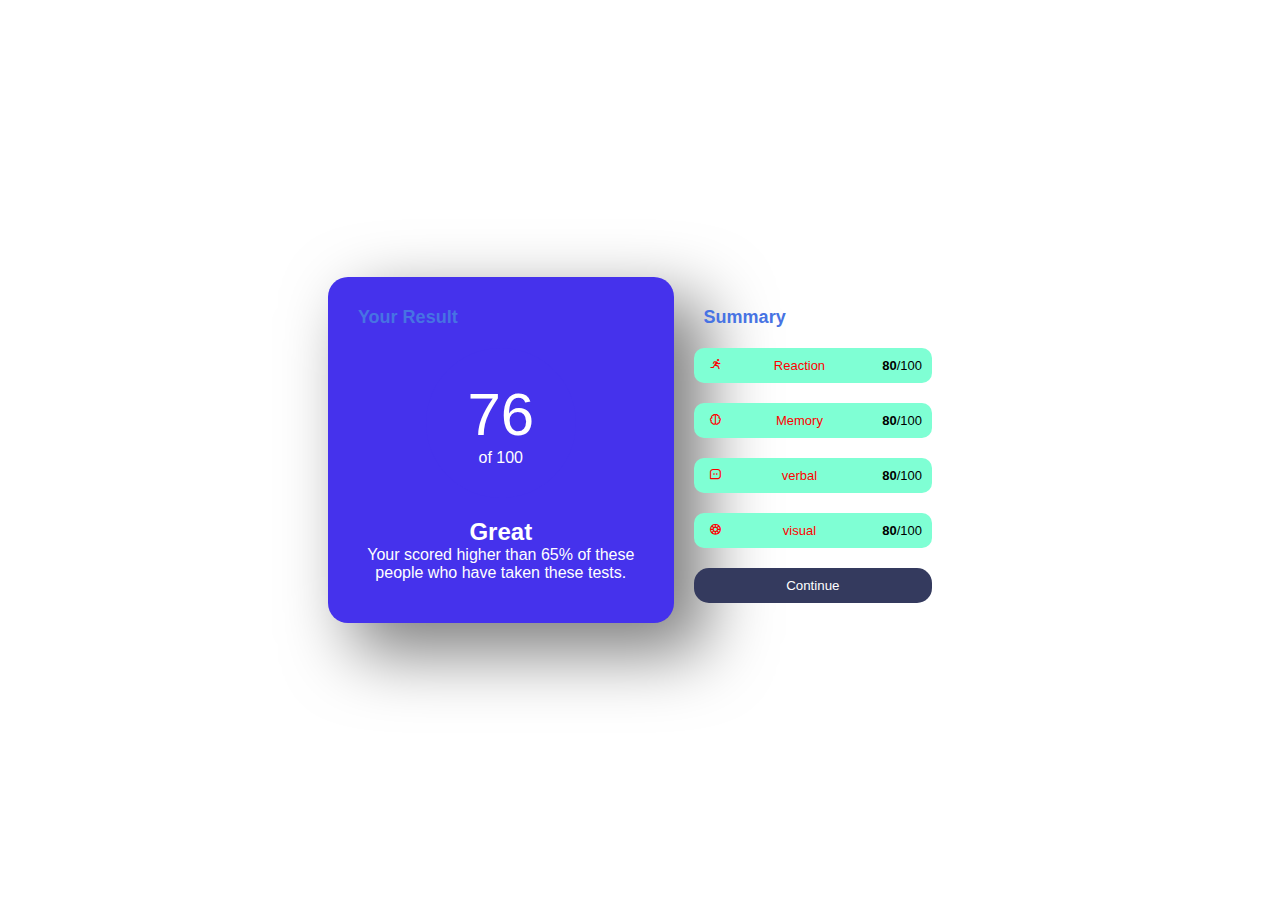
<file: clase17/index.html>
<!DOCTYPE html>
<html lang="en">
<head>
    <meta charset="UTF-8">
    <meta name="viewport" content="width=device-width, initial-scale=1.0">
    <link href='https://unpkg.com/boxicons@2.1.4/css/boxicons.min.css' rel='stylesheet'>
    <link rel="stylesheet" href="./style.css">
    <title>Ejercicio</title>
</head>
<body>
    <div class="container">
    <div class="result">
        <h3>Your Result</h3>
        <div class="reloj">
            <span>76</span>
            <p>of 100</p>

        </div>
        <div>
            <h2>Great</h2>
            <p>Your scored higher than 65% of these people who have taken these tests.</p>
        </div>
    </div>

    <div class="resumen">
        <h2>Summary</h2>
        <ul>
            <li class="item1"><i class='bx bx-run'></i><span1>Reaction</span1><span><strong>80</strong>/100</span></li>
            <li class="item2"><i class='bx bx-brain' ></i><span1>Memory</span1><span><strong>80</strong>/100</span></li>
            <li class="item3"><i class='bx bx-message-square-dots' ></i><span1> verbal </span1><span><strong>80</strong>/100</span></li>
            <li class="item4"><i class='bx bx-color' ></i><span1>visual</span1><span><strong>80</strong>/100</span></li>
            <button>Continue</button>
       </ul>
    </div>
</div>
</body>
</html>
</file>
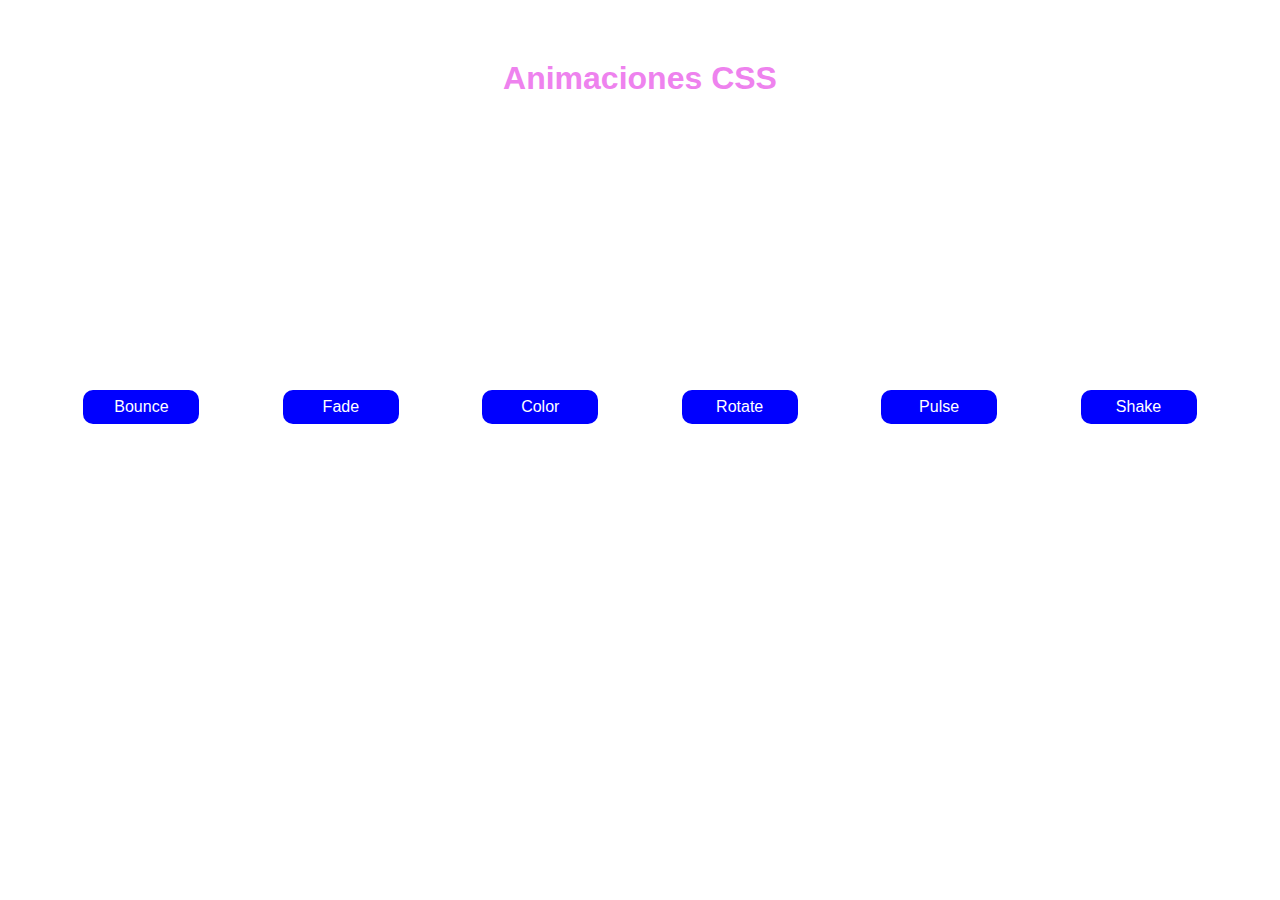
<file: clase17/animaciones/index.html>
<!DOCTYPE html>
<html lang="en">
<head>
    <meta charset="UTF-8">
    <link rel="stylesheet" href="./style.css">
    <meta name="viewport" content="width=device-width, initial-scale=1.0">
    <title>Animaciones CSS</title>
</head>
<body>
    <h1>Animaciones CSS</h1>

    <div class="container">
        <div class="animation bounce">Bounce</div>
        <div class="animation fade">Fade</div>
        <div class="animation color">Color</div>
        <div class="animation rotate">Rotate</div>
        <div class="animation pulse">Pulse</div>
        <div class="animation shake">Shake</div>
    </div>


    
</body>
</html>
</file>
<file: clase17/style.css>
* {
    margin: 0;
    padding: 0;
    
}

body{
    height: 100vh;
    
    display: flex;
    justify-content: center;
    align-items: center;
    font-family: 'Gill Sans', 'Gill Sans MT', Calibri, 'Trebuchet MS', sans-serif
}

.container {
    display: flex;
    


}
.result{
    width: 400px;
    background-color: rgb(69, 50, 236);
    border-radius: 20px;
    padding: 20px;
    text-align: center;
    color: rgb(255, 255, 255);
    box-shadow: 28px 26px 67px 4px rgba(0,0,0,0.5);
-webkit-box-shadow: 28px 26px 67px 4px rgba(0,0,0,0.5);
-moz-box-shadow: 28px 26px 67px 4px rgba(0,0,0,0.5);
    

}
.result h3, .resumen h2 {
    color: rgb(71, 115, 227);
    margin: 10px;
    font-size: 18px;
    text-align: start;
}          
.reloj{
    background-color:rgb(69, 50, 236);
    width: 150px;
    height: 150px;
    display: flex;
    flex-direction: column;
    justify-content: center;
    border-radius: 50%;
    margin: 20px auto;
    
}
.reloj span{
    font-size: 60px;
}           
.resumen {
    padding: 30px;
    width: 50%;

    padding: 20px;
    text-align: center;
}
.resumen h3{
    margin: 10px;
}
.resumen ul{
    list-style: none;
}
.resumen ul li{ 
    background-color: aquamarine;
    margin: 20px 0;
    padding: 10px;
    border-radius: 10px;
    font-size: 13px;
    justify-content: space-between;
    display: flex;


}
.resumen ul li *{
    margin-left: 5px;
} 

.resumen button {
    width: 100%;
    padding: 10px 10px;
    border-radius: 15px;
    background-color: #343a5e ;
    color: white;
    border: none;
}

.resumen ul li i , .resumen ul li.item1 i , span1 {
    color: red;
}
</file>
<file: clase17/animaciones/style.css>
*{
    margin: 0;
    padding: 0;
    font-family: 'Gill Sans', 'Gill Sans MT', Calibri, 'Trebuchet MS', sans-serif;

}
body h1{
    color: violet;
    text-align: center;
    margin: 60px 20px;
 }

.container {
   display: flex;
   justify-content: space-evenly;
   height: 500px;
   align-items: center;

}

.animation {
    width: 100px;
    background-color: blue;
    border-radius: 10px;
    padding: 8px;
    text-align: center;
    color: white;
}
.container .bounce {

    animation: bounce 2s infinite alternate linear;


}

@keyframes bounce {
    0%{
       transform: translateY(0);
    
    }
    100%{
        transform: translateY(-20px);  }
}
.bounce:hover {
    background-color: red;
}
.fade {
    animation: fade 2s infinite alternate;

}
@keyframes fade {
    0%{
        opacity: 1;
    }

    100%{
        opacity: 0;
    }
}
.color{
    animation: color 4s infinite alternate linear;
}
@keyframes color {
    0%{background-color:blue;}
    10%{background-color:greenyellow ;}
    20%{background-color: yellow;}
    50%{background-color: orange ;}
    70%{background-color: red;}
    100%{background-color: violet;}
}
.rotate {
    animation: rotate 2s infinite alternate linear;
}

@keyframes rotate {
    0%{transform: rotate(0);}
    100%{transform: rotate(360deg);}
}

.pulse {
    animation: pulse 1s infinite alternate linear;

}

@keyframes pulse {
    0%{transform: scale(0) ;}
    100{transform: scale(1);}

}
.shake {
    animation: shake 0.5s infinite alternate linear;

}

@keyframes shake {
    0%{transform: translateX(0);}
    25%{transform: translateX(-5px);}
    50%{transform: translateX(5px);}
    100%{transform: translateX(-5px);}
}
</file>
